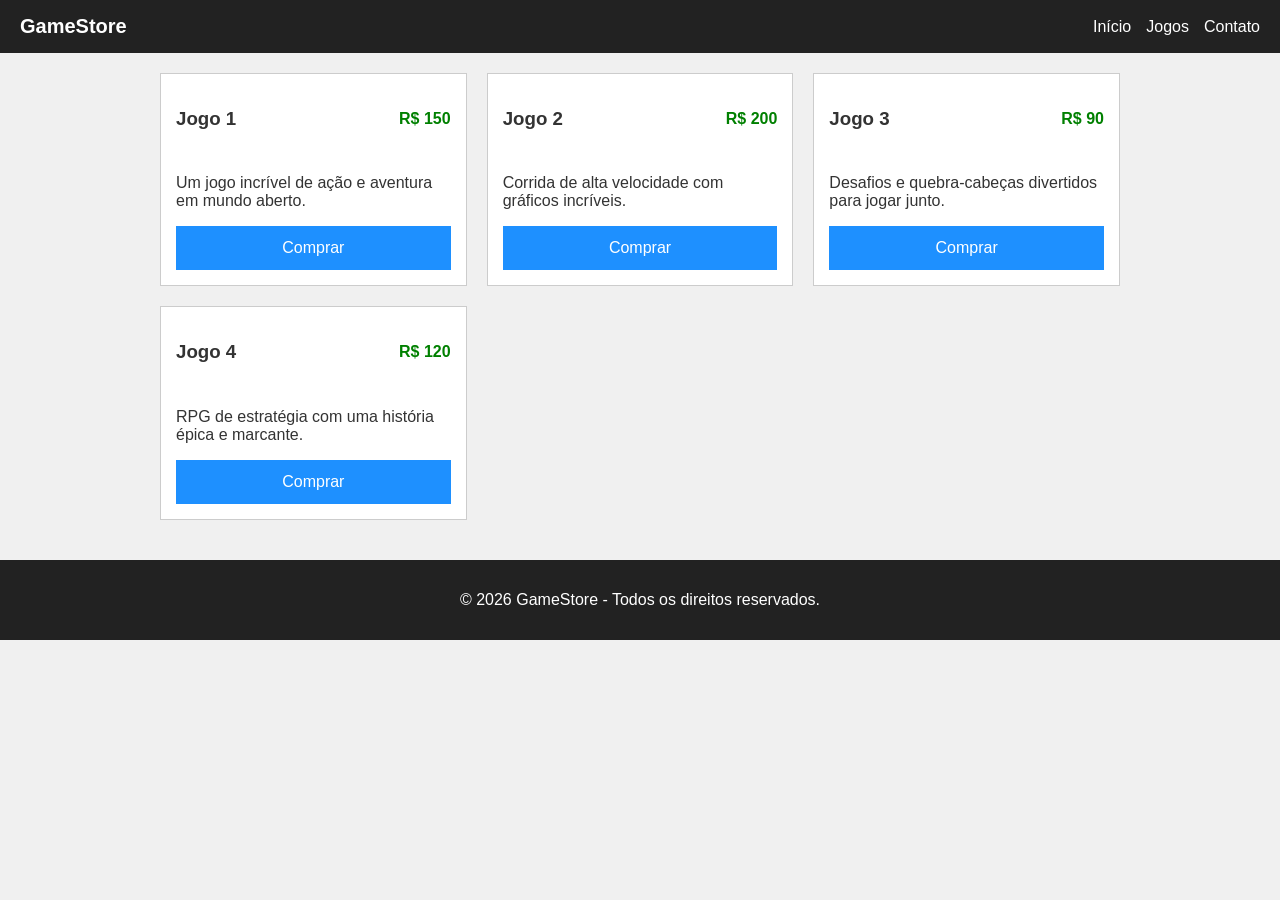
<file: FE08/desafio-final-css/index.html>
<!DOCTYPE html>
<html lang="pt-BR">
<head>
  <meta charset="UTF-8">
  <meta name="viewport" content="width=device-width, initial-scale=1.0">
  <title>Loja de Games - Desafio Final</title>
  <link rel="stylesheet" href="style.css">
</head>
<body>

  <header class="topo">
    <div class="logo"> GameStore</div>
    <nav class="links">
      <a href="#">Início</a>
      <a href="#">Jogos</a>
      <a href="#">Contato</a>
    </nav>
  </header>

  <main class="conteudo">
    <div class="cartao">
      <div class="cabecalho-cartao">
        <h3>Jogo 1</h3>
        <span class="preco">R$ 150</span>
      </div>
      <p>Um jogo incrível de ação e aventura em mundo aberto.</p>
      <button class="btn">Comprar</button>
    </div>

    <div class="cartao">
      <div class="cabecalho-cartao">
        <h3>Jogo 2</h3>
        <span class="preco">R$ 200</span>
      </div>
      <p>Corrida de alta velocidade com gráficos incríveis.</p>
      <button class="btn">Comprar</button>
    </div>

    <div class="cartao">
      <div class="cabecalho-cartao">
        <h3>Jogo 3</h3>
        <span class="preco">R$ 90</span>
      </div>
      <p>Desafios e quebra-cabeças divertidos para jogar junto.</p>
      <button class="btn">Comprar</button>
    </div>

    <div class="cartao">
      <div class="cabecalho-cartao">
        <h3>Jogo 4</h3>
        <span class="preco">R$ 120</span>
      </div>
      <p>RPG de estratégia com uma história épica e marcante.</p>
      <button class="btn">Comprar</button>
    </div>
  </main>

  <footer class="rodape">
    <p>&copy; 2026 GameStore - Todos os direitos reservados.</p>
  </footer>

</body>
</html>
</file>
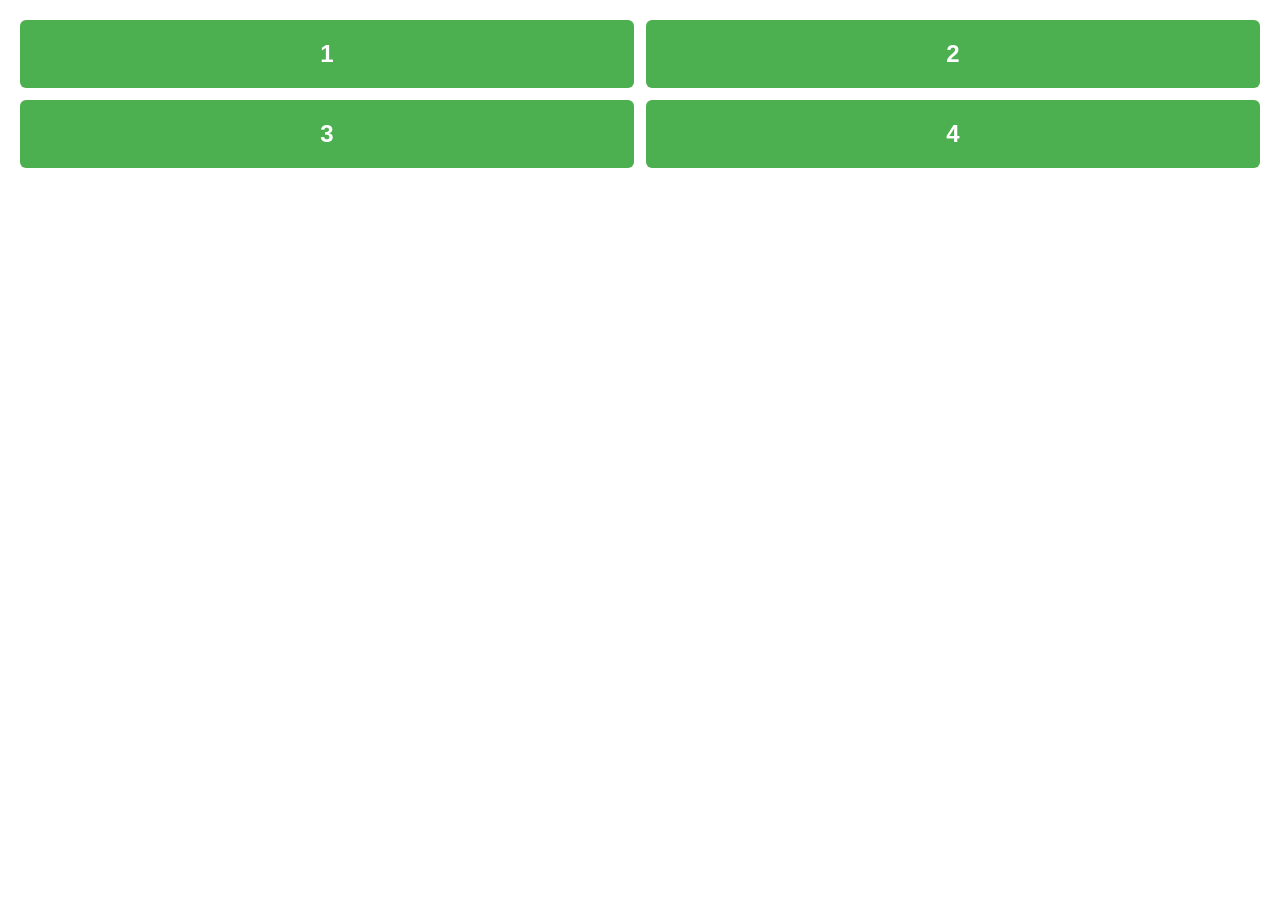
<file: FE08/desafio-grid/g1/index.html>
<!DOCTYPE html>
<html lang="pt-BR">
<head>
  <meta charset="UTF-8">
  <meta name="viewport" content="width=device-width, initial-scale=1.0">
  <title>Missão G1 - Duas Colunas Iguais</title>
  <link rel="stylesheet" href="style.css">
</head>
<body>
  <div class="grade">
    <div class="caixa">1</div>
    <div class="caixa">2</div>
    <div class="caixa">3</div>
    <div class="caixa">4</div>
  </div>
</body>
</html>
</file>
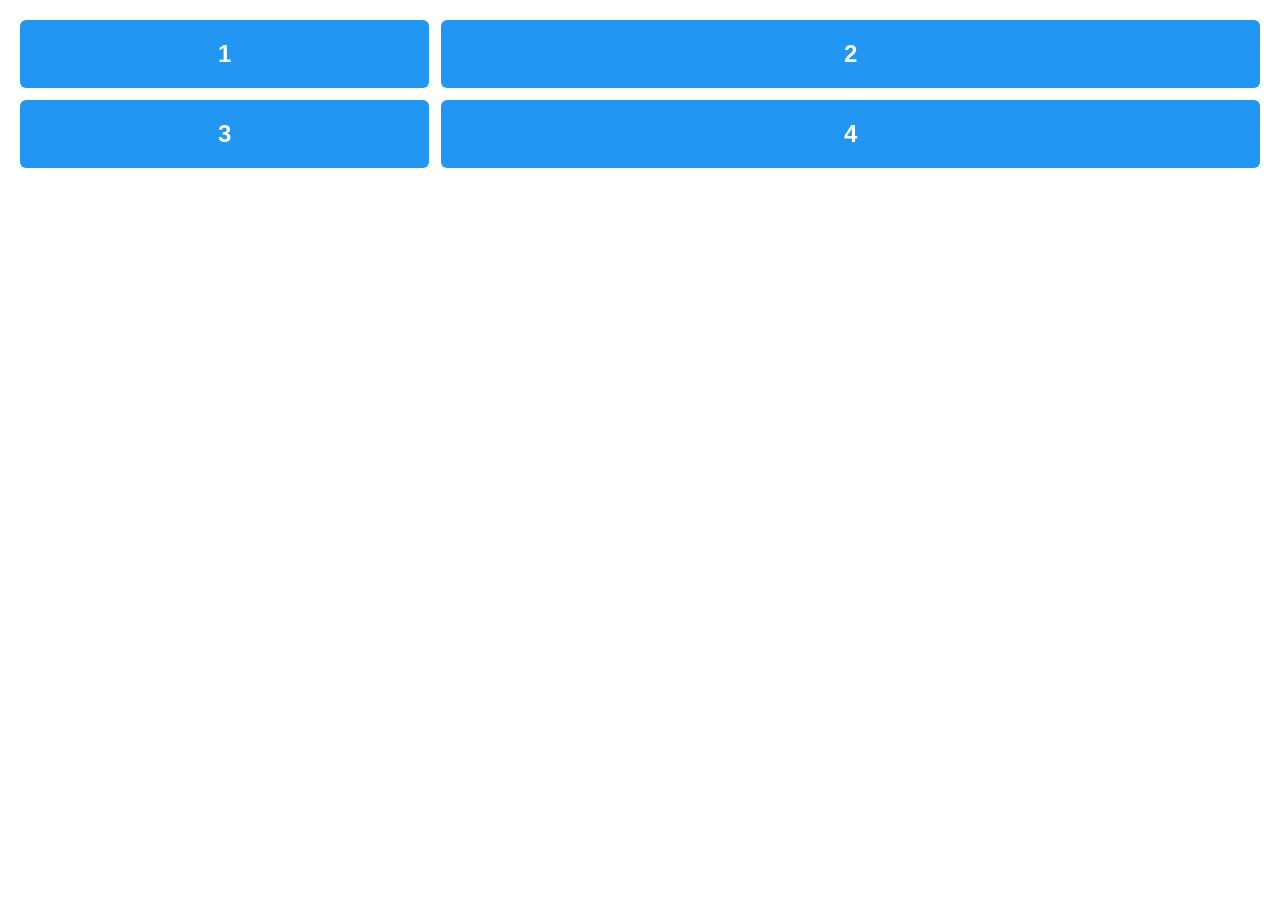
<file: FE08/desafio-grid/g2/index.html>
<!DOCTYPE html>
<html lang="pt-BR">
<head>
  <meta charset="UTF-8">
  <meta name="viewport" content="width=device-width, initial-scale=1.0">
  <title>Missão G2 - Mudar Proporções (1fr 2fr)</title>
  <link rel="stylesheet" href="style.css">
</head>
<body>
  <div class="grade">
    <div class="caixa">1</div>
    <div class="caixa">2</div>
    <div class="caixa">3</div>
    <div class="caixa">4</div>
  </div>
</body>
</html>
</file>
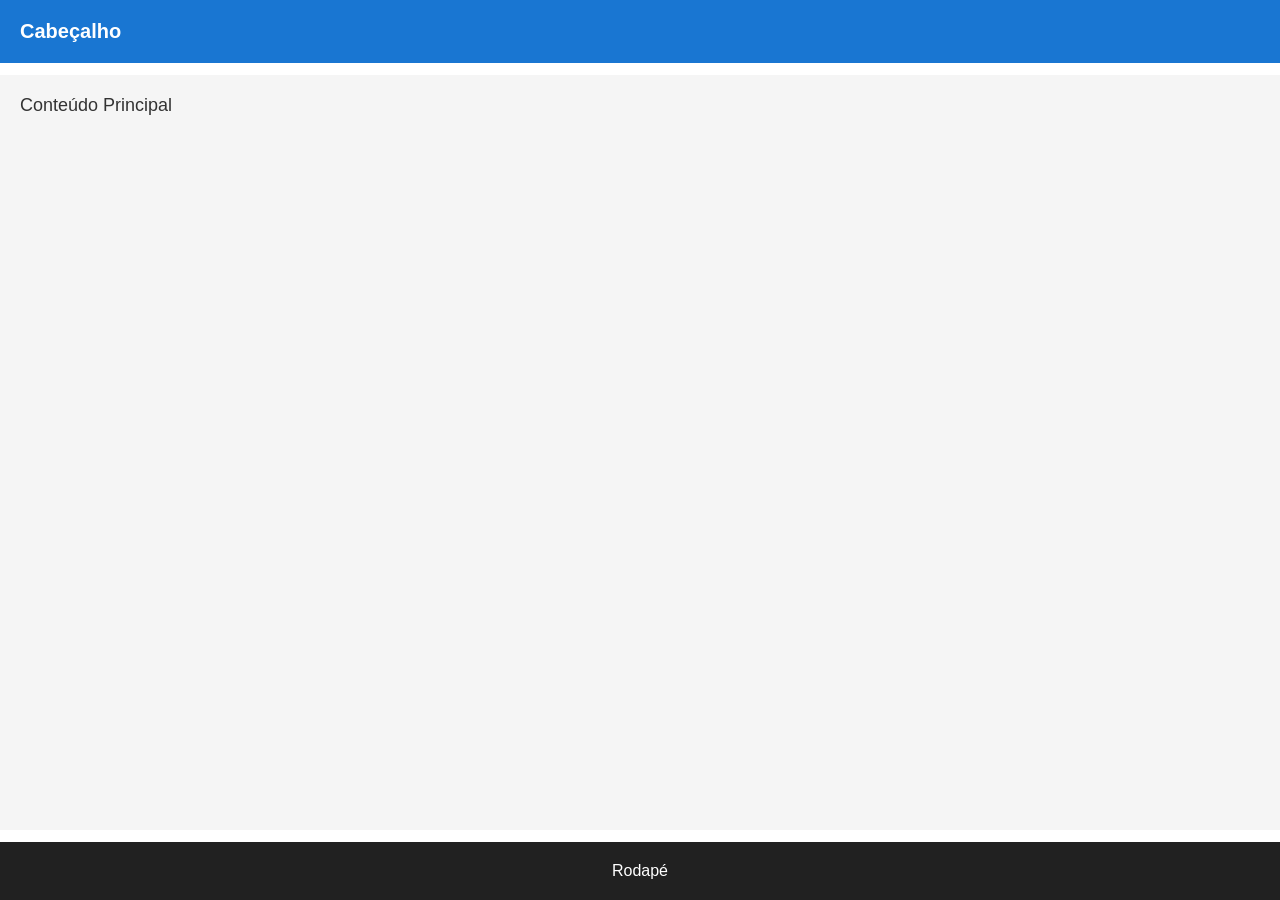
<file: FE08/desafio-grid/g3/index.html>
<!DOCTYPE html>
<html lang="pt-BR">
<head>
  <meta charset="UTF-8">
  <meta name="viewport" content="width=device-width, initial-scale=1.0">
  <title>Missão G3 - Estrutura de Página Real</title>
  <link rel="stylesheet" href="style.css">
</head>
<body>
  <div class="pagina">
    <header>Cabeçalho</header>
    <main>Conteúdo Principal</main>
    <footer>Rodapé</footer>
  </div>
</body>
</html>
</file>
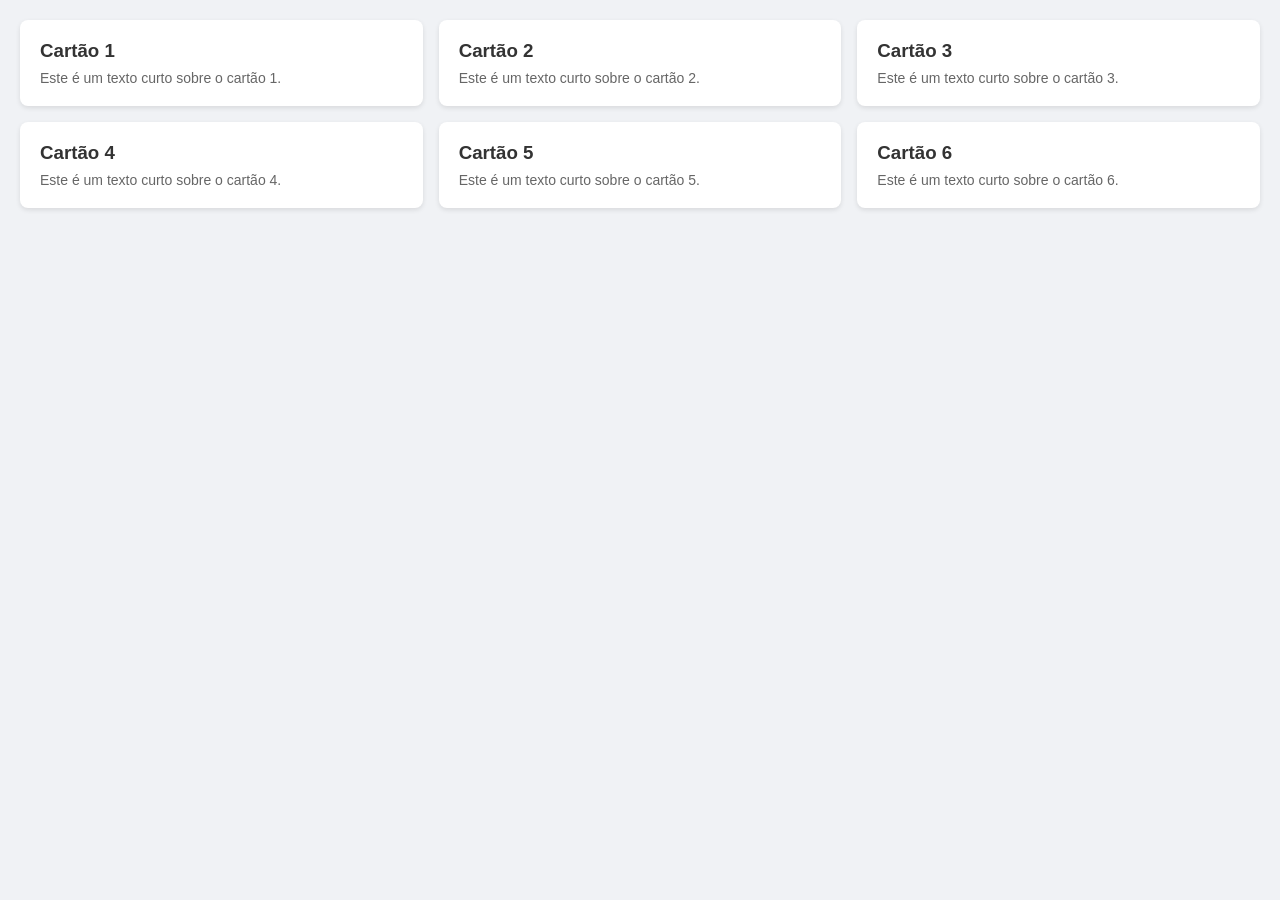
<file: FE08/desafio-grid/g4/index.html>
<!DOCTYPE html>
<html lang="pt-BR">
<head>
  <meta charset="UTF-8">
  <meta name="viewport" content="width=device-width, initial-scale=1.0">
  <title>Missão G4 - Cartões Responsivos</title>
  <link rel="stylesheet" href="style.css">
</head>
<body>
  <div class="grade">
    <div class="cartao">
      <h3>Cartão 1</h3>
      <p>Este é um texto curto sobre o cartão 1.</p>
    </div>
    <div class="cartao">
      <h3>Cartão 2</h3>
      <p>Este é um texto curto sobre o cartão 2.</p>
    </div>
    <div class="cartao">
      <h3>Cartão 3</h3>
      <p>Este é um texto curto sobre o cartão 3.</p>
    </div>
    <div class="cartao">
      <h3>Cartão 4</h3>
      <p>Este é um texto curto sobre o cartão 4.</p>
    </div>
    <div class="cartao">
      <h3>Cartão 5</h3>
      <p>Este é um texto curto sobre o cartão 5.</p>
    </div>
    <div class="cartao">
      <h3>Cartão 6</h3>
      <p>Este é um texto curto sobre o cartão 6.</p>
    </div>
  </div>
</body>
</html>
</file>
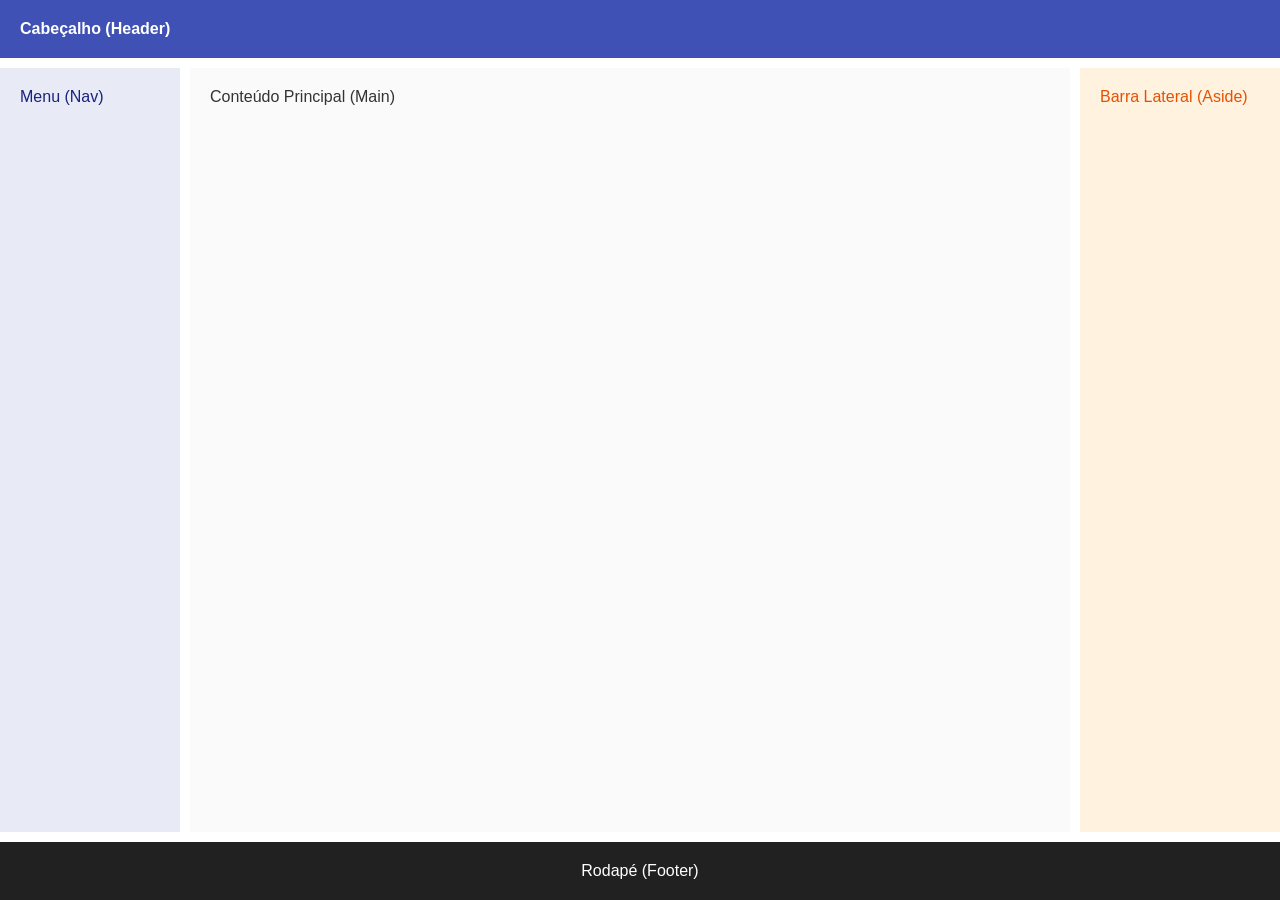
<file: FE08/desafio-grid/g5/index.html>
<!DOCTYPE html>
<html lang="pt-BR">
<head>
  <meta charset="UTF-8">
  <meta name="viewport" content="width=device-width, initial-scale=1.0">
  <title>Missão G5 - Áreas Nomeadas</title>
  <link rel="stylesheet" href="style.css">
</head>
<body>
  <div class="pagina">
    <header>Cabeçalho (Header)</header>
    <nav>Menu (Nav)</nav>
    <main>Conteúdo Principal (Main)</main>
    <aside>Barra Lateral (Aside)</aside>
    <footer>Rodapé (Footer)</footer>
  </div>
</body>
</html>
</file>
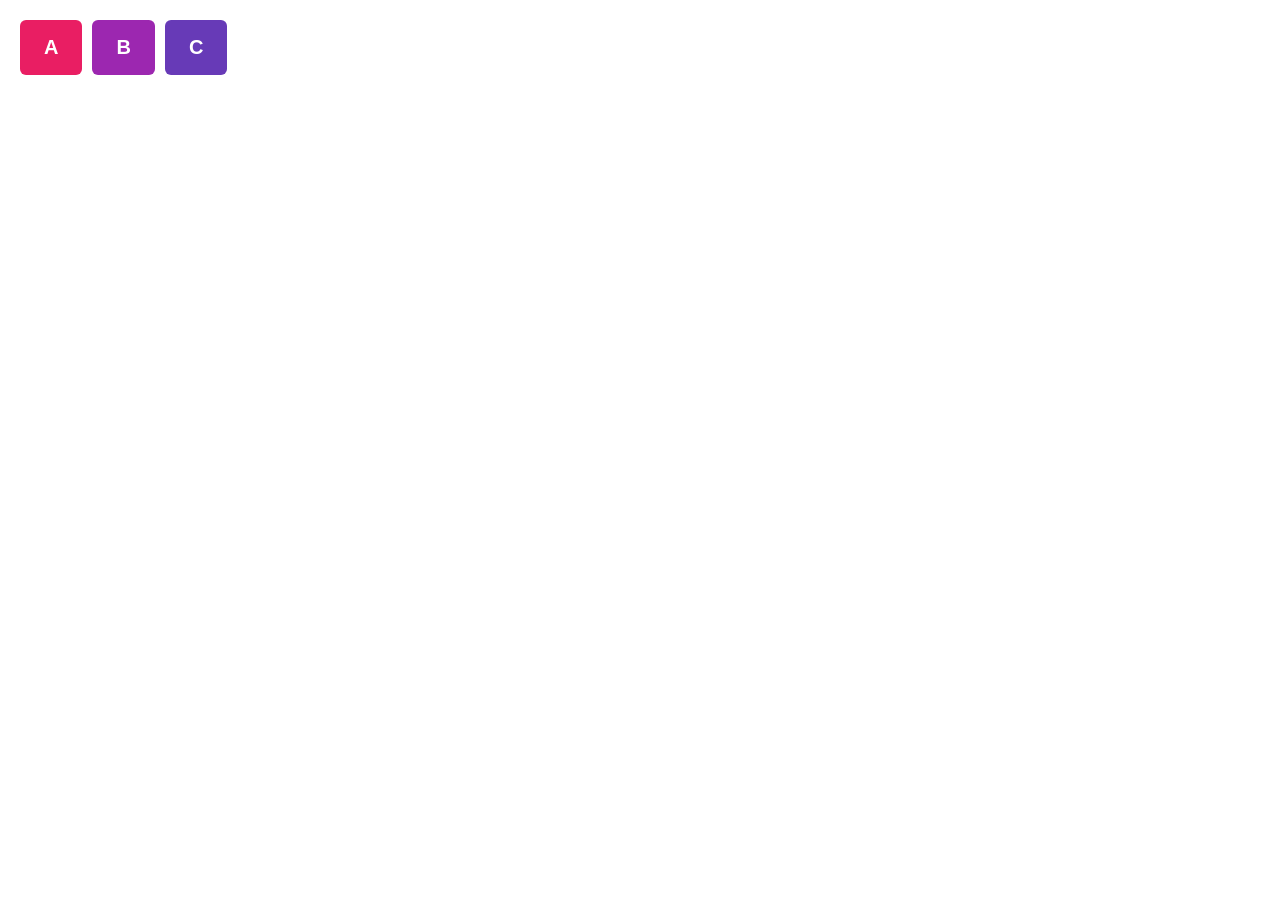
<file: FE08/missao-flex-box/f1/index.html>
<!DOCTYPE html>
<html lang="pt-BR">
<head>
  <meta charset="UTF-8">
  <meta name="viewport" content="width=device-width, initial-scale=1.0">
  <title>Missão F1 - Alinhar itens em uma linha</title>
  <link rel="stylesheet" href="style.css">
</head>
<body>
  <div class="linha">
    <div class="item item-a">A</div>
    <div class="item item-b">B</div>
    <div class="item item-c">C</div>
  </div>
</body>
</html>
</file>
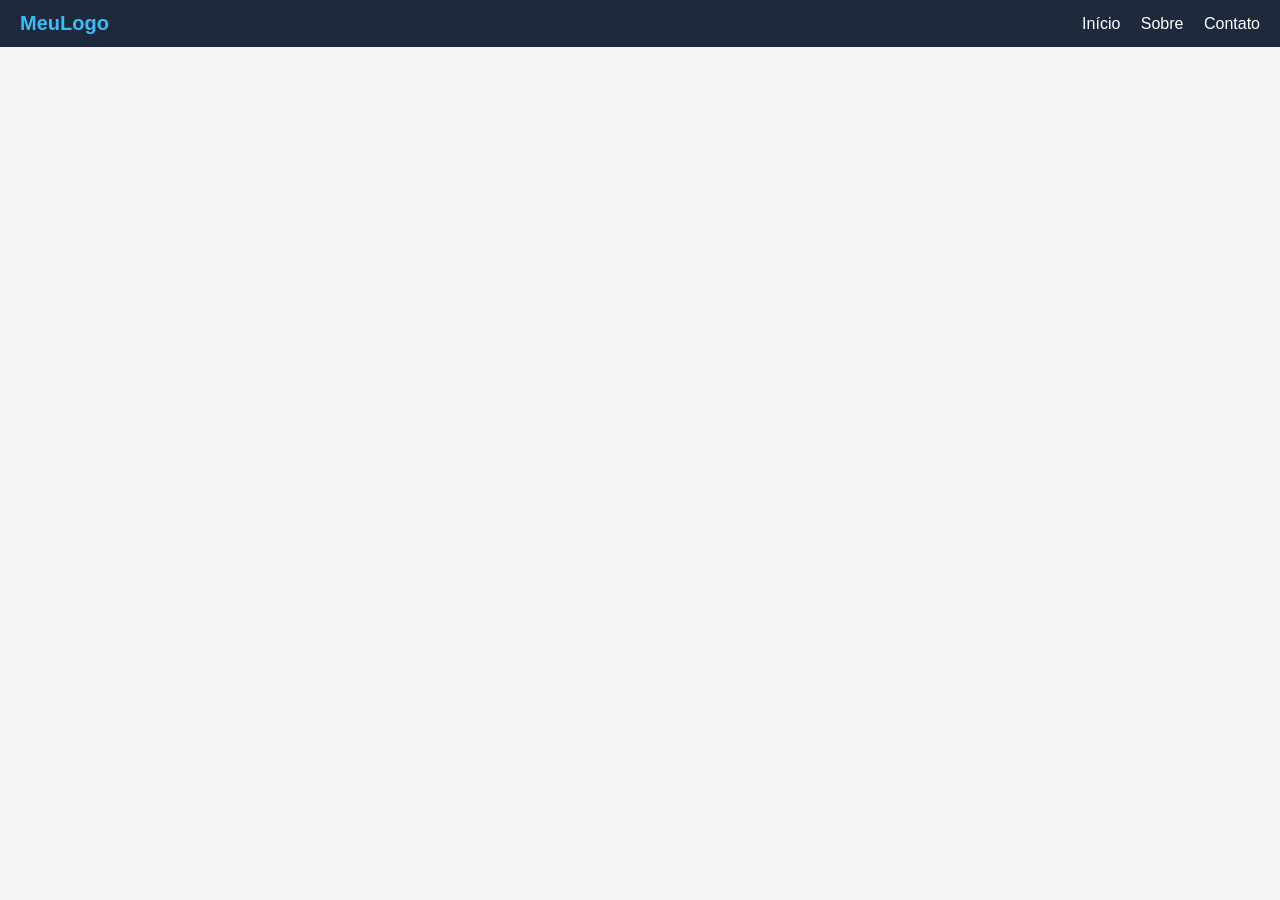
<file: FE08/missao-flex-box/f2/index.html>
<!DOCTYPE html>
<html lang="pt-BR">
<head>
  <meta charset="UTF-8">
  <meta name="viewport" content="width=device-width, initial-scale=1.0">
  <title>Missão F2 - Menu com logo e links</title>
  <link rel="stylesheet" href="style.css">
</head>
<body>
  <header class="topo">
    <span class="logo">MeuLogo</span>
    <nav class="links">
      <a href="#">Início</a>
      <a href="#">Sobre</a>
      <a href="#">Contato</a>
    </nav>
  </header>
</body>
</html>
</file>
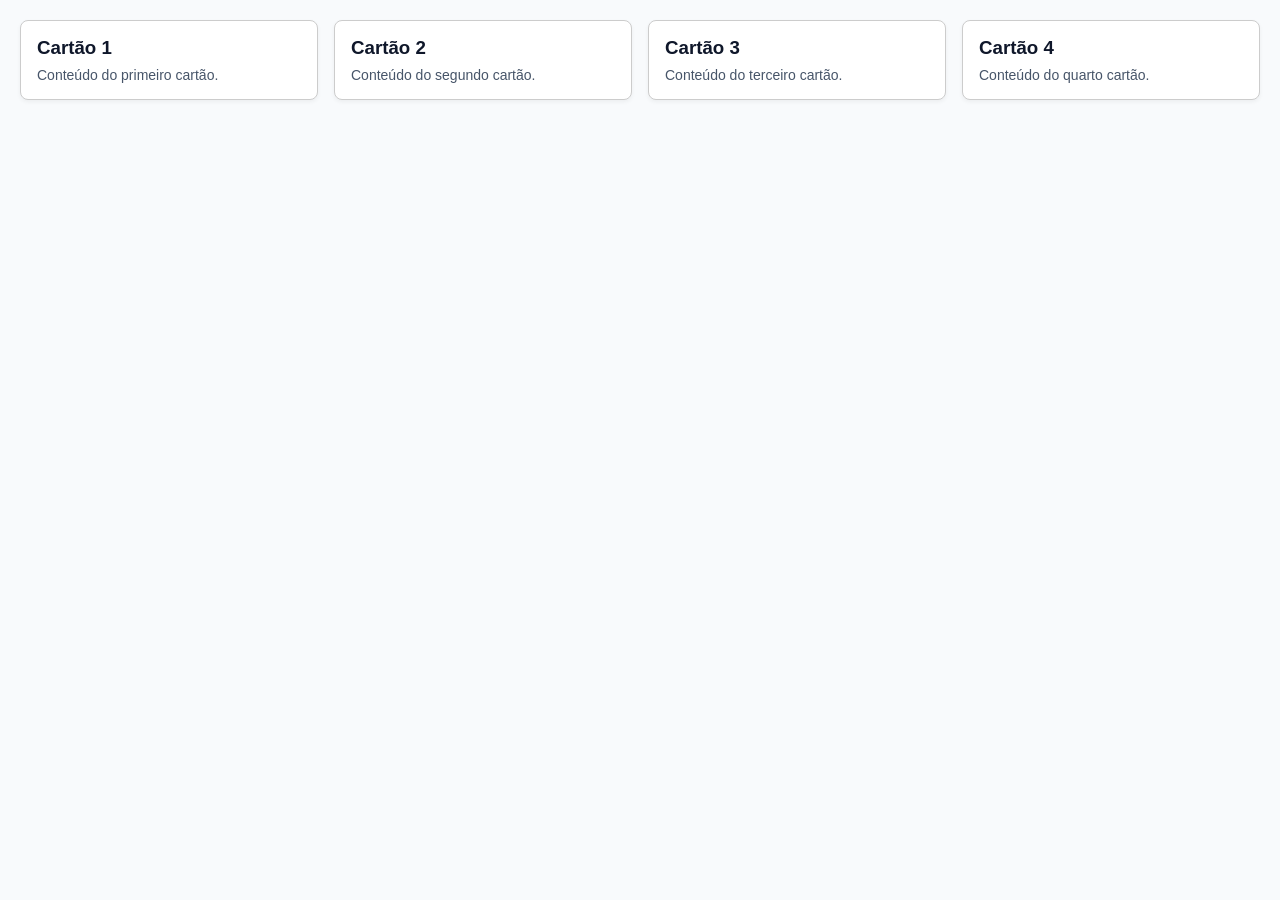
<file: FE08/missao-flex-box/f3/index.html>
<!DOCTYPE html>
<html lang="pt-BR">
<head>
  <meta charset="UTF-8">
  <meta name="viewport" content="width=device-width, initial-scale=1.0">
  <title>Missão F3 - Cartões com flex-wrap</title>
  <link rel="stylesheet" href="style.css">
</head>
<body>
  <div class="lista">
    <div class="cartao">
      <h3>Cartão 1</h3>
      <p>Conteúdo do primeiro cartão.</p>
    </div>
    <div class="cartao">
      <h3>Cartão 2</h3>
      <p>Conteúdo do segundo cartão.</p>
    </div>
    <div class="cartao">
      <h3>Cartão 3</h3>
      <p>Conteúdo do terceiro cartão.</p>
    </div>
    <div class="cartao">
      <h3>Cartão 4</h3>
      <p>Conteúdo do quarto cartão.</p>
    </div>
  </div>
</body>
</html>
</file>
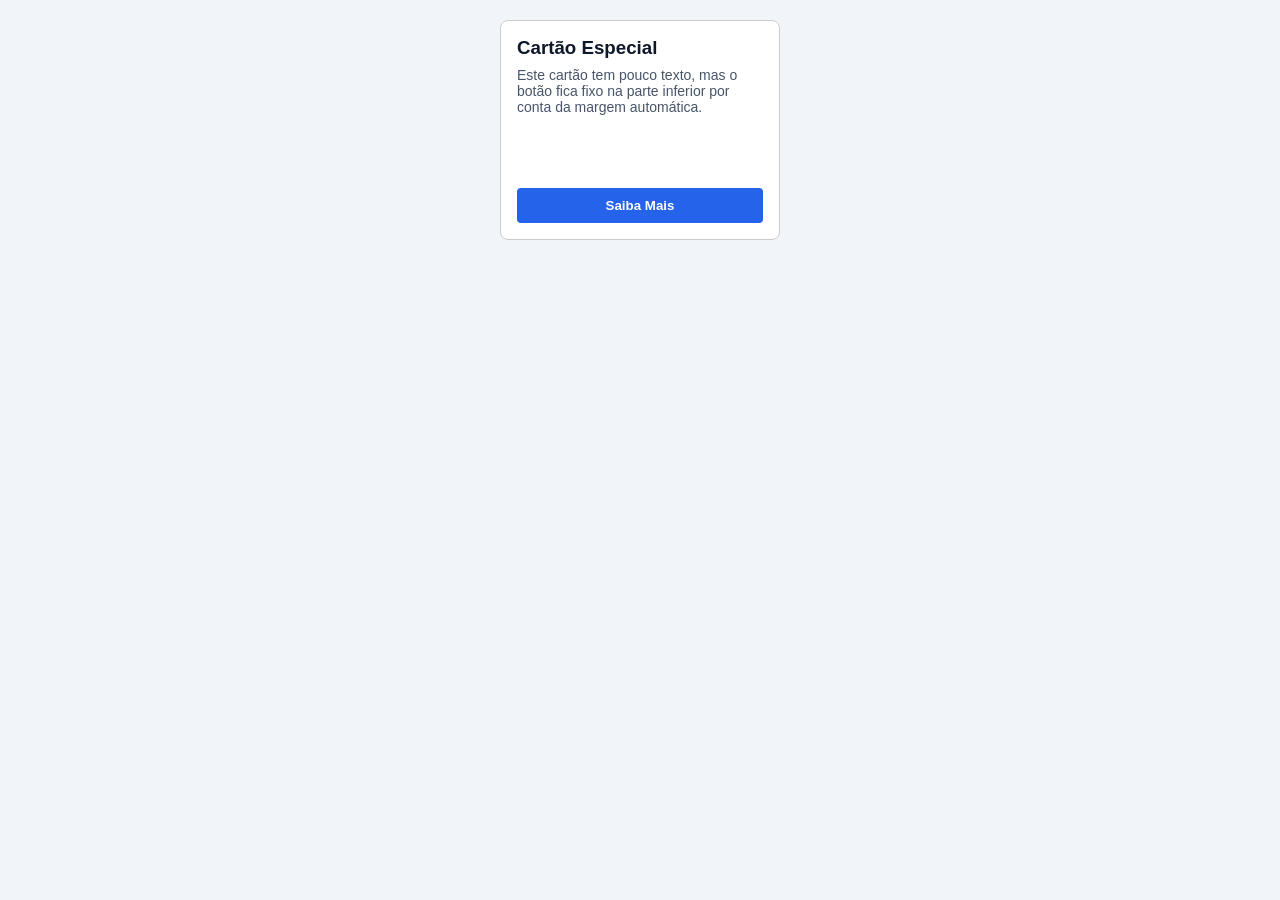
<file: FE08/missao-flex-box/f4/index.html>
<!DOCTYPE html>
<html lang="pt-BR">
<head>
  <meta charset="UTF-8">
  <meta name="viewport" content="width=device-width, initial-scale=1.0">
  <title>Missão F4 - Botão sempre no rodapé</title>
  <link rel="stylesheet" href="style.css">
</head>
<body>
  <div class="cartao">
    <h3>Cartão Especial</h3>
    <p>Este cartão tem pouco texto, mas o botão fica fixo na parte inferior por conta da margem automática.</p>
    <button>Saiba Mais</button>
  </div>
</body>
</html>
</file>
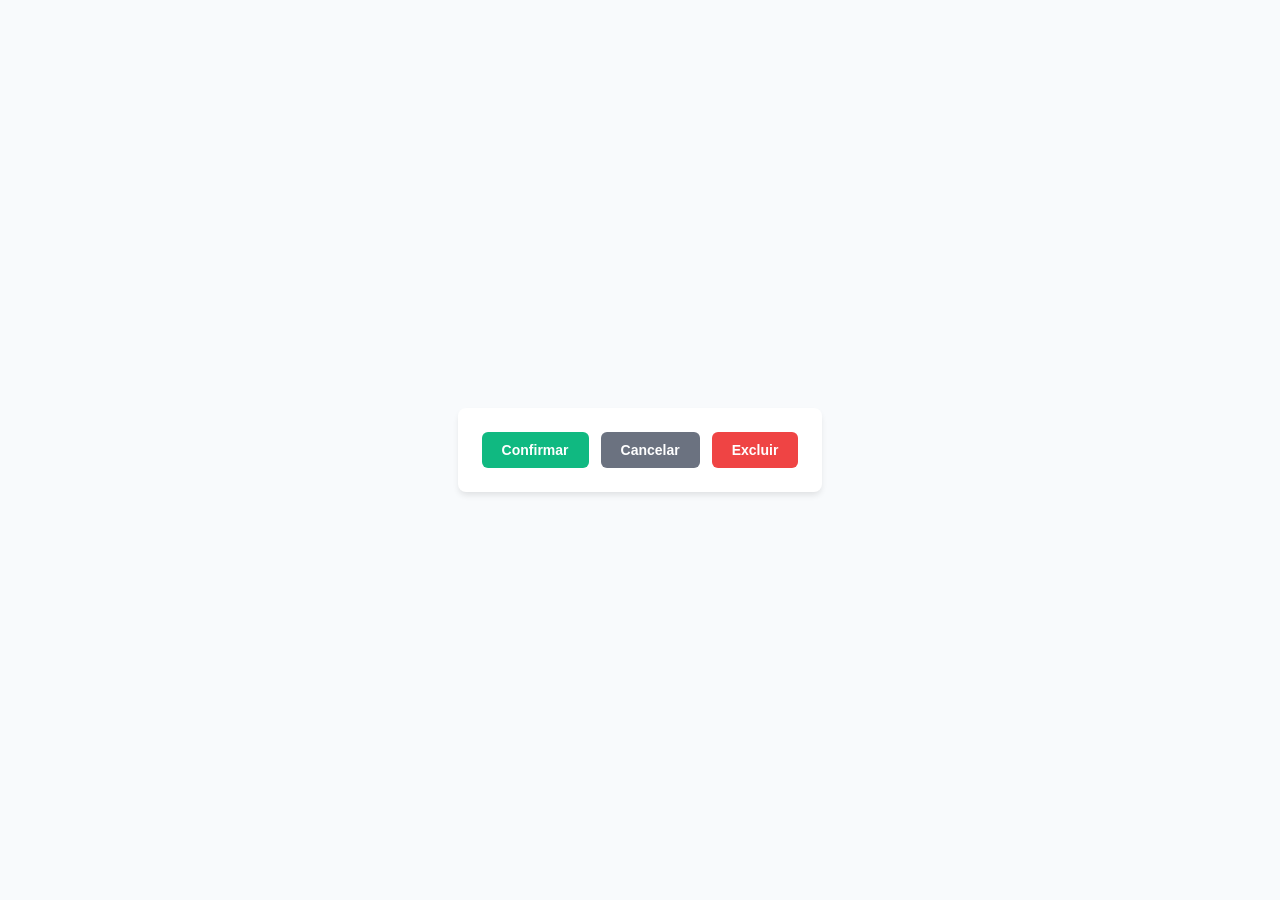
<file: FE08/missao-flex-box/f5/index.html>
<!DOCTYPE html>
<html lang="pt-BR">
<head>
  <meta charset="UTF-8">
  <meta name="viewport" content="width=device-width, initial-scale=1.0">
  <title>Missão F5 - Grupo de botões centralizados</title>
  <link rel="stylesheet" href="style.css">
</head>
<body>
  <div class="grupo">
    <button class="btn btn-confirmar">Confirmar</button>
    <button class="btn btn-cancelar">Cancelar</button>
    <button class="btn btn-excluir">Excluir</button>
  </div>
</body>
</html>
</file>
<file: FE08/desafio-final-css/style.css>
* {
  box-sizing: border-box;
}

body {
  font-family: sans-serif;
  margin: 0;
  padding: 0;
  background-color: #f0f0f0;
  color: #333;
}

.topo {
  display: flex;
  justify-content: space-between;
  align-items: center;
  background-color: #222;
  color: white;
  padding: 15px 20px;
}

.logo {
  font-size: 20px;
  font-weight: bold;
}

.links {
  display: flex;
  gap: 15px;
}

.links a {
  color: white;
  text-decoration: none;
}

.conteudo {
  display: grid;
  grid-template-columns: repeat(3, 1fr);
  gap: 20px;
  padding: 20px;
  max-width: 1000px;
  margin: 0 auto;
}

.cartao {
  display: flex;
  flex-direction: column;
  background-color: white;
  border: 1px solid #ccc;
  padding: 15px;
}

.cabecalho-cartao {
  display: flex;
  justify-content: space-between;
  align-items: center;
  margin-bottom: 10px;
}

.preco {
  font-weight: bold;
  color: green;
}

.cartao button {
  margin-top: auto;
  padding: 12px;
  min-height: 44px;
  background-color: dodgerblue;
  color: white;
  border: none;
  font-size: 16px;
  cursor: pointer;
}

.rodape {
  display: flex;
  justify-content: center;
  align-items: center;
  background-color: #222;
  color: white;
  padding: 15px;
  margin-top: 20px;
}

@media (max-width: 768px) {
  .conteudo {
    grid-template-columns: repeat(2, 1fr);
  }
}

@media (max-width: 480px) {
  .topo {
    flex-direction: column;
    gap: 10px;
  }

  .links {
    flex-direction: column;
    align-items: center;
    gap: 10px;
  }

  .conteudo {
    grid-template-columns: 1fr;
    padding: 10px;
  }
}
</file>
<file: FE08/desafio-grid/g1/style.css>
* {
  box-sizing: border-box;
  margin: 0;
  padding: 0;
}

body {
  font-family: Arial, sans-serif;
  padding: 20px;
}

.grade {
  display: grid;
  grid-template-columns: 1fr 1fr;
  gap: 12px;
}

.caixa {
  background-color: #4CAF50;
  color: white;
  padding: 20px;
  text-align: center;
  font-size: 24px;
  font-weight: bold;
  border-radius: 6px;
}
</file>
<file: FE08/desafio-grid/g2/style.css>
* {
  box-sizing: border-box;
  margin: 0;
  padding: 0;
}

body {
  font-family: Arial, sans-serif;
  padding: 20px;
}

.grade {
  display: grid;
  grid-template-columns: 1fr 2fr;
  gap: 12px;
}

.caixa {
  background-color: #2196F3;
  color: white;
  padding: 20px;
  text-align: center;
  font-size: 24px;
  font-weight: bold;
  border-radius: 6px;
}
</file>
<file: FE08/desafio-grid/g3/style.css>
* {
  box-sizing: border-box;
  margin: 0;
  padding: 0;
}

.pagina {
  display: grid;
  grid-template-rows: auto 1fr auto;
  gap: 12px;
  min-height: 100vh;
  font-family: Arial, sans-serif;
}

header {
  background-color: #1976D2;
  color: white;
  padding: 20px;
  font-size: 20px;
  font-weight: bold;
}

main {
  background-color: #F5F5F5;
  color: #333;
  padding: 20px;
  font-size: 18px;
}

footer {
  background-color: #212121;
  color: white;
  padding: 20px;
  font-size: 16px;
  text-align: center;
}
</file>
<file: FE08/desafio-grid/g4/style.css>
* {
  box-sizing: border-box;
  margin: 0;
  padding: 0;
}

body {
  font-family: Arial, sans-serif;
  padding: 20px;
  background-color: #f0f2f5;
}

.grade {
  display: grid;
  grid-template-columns: 1fr;
  gap: 16px;
}

@media (min-width: 600px) {
  .grade {
    grid-template-columns: 1fr 1fr;
  }
}

@media (min-width: 1000px) {
  .grade {
    grid-template-columns: repeat(3, 1fr);
  }
}

.cartao {
  background-color: #ffffff;
  padding: 20px;
  border-radius: 8px;
  box-shadow: 0 2px 5px rgba(0,0,0,0.1);
}

.cartao h3 {
  margin-bottom: 8px;
  color: #333;
}

.cartao p {
  color: #666;
  font-size: 14px;
}
</file>
<file: FE08/desafio-grid/g5/style.css>
* {
  box-sizing: border-box;
  margin: 0;
  padding: 0;
}

body {
  font-family: Arial, sans-serif;
}

.pagina {
  display: grid;
  grid-template-areas:
    "cab cab cab"
    "menu main lado"
    "pe   pe   pe";
  grid-template-columns: 180px 1fr 200px;
  grid-template-rows: auto 1fr auto;
  gap: 10px;
  min-height: 100vh;
}

header {
  grid-area: cab;
  background-color: #3F51B5;
  color: white;
  padding: 20px;
  font-weight: bold;
}

nav {
  grid-area: menu;
  background-color: #E8EAF6;
  padding: 20px;
  color: #1A237E;
}

main {
  grid-area: main;
  background-color: #FAFAFA;
  padding: 20px;
  color: #333;
}

aside {
  grid-area: lado;
  background-color: #FFF3E0;
  padding: 20px;
  color: #E65100;
}

footer {
  grid-area: pe;
  background-color: #212121;
  color: white;
  padding: 20px;
  text-align: center;
}
</file>
<file: FE08/missao-flex-box/f1/style.css>
* {
  box-sizing: border-box;
  margin: 0;
  padding: 0;
}

body {
  font-family: Arial, sans-serif;
  padding: 20px;
}

.linha {
  display: flex;
  gap: 10px;
}

.item {
  color: white;
  padding: 16px 24px;
  font-size: 20px;
  font-weight: bold;
  border-radius: 6px;
}

.item-a {
  background-color: #E91E63;
}

.item-b {
  background-color: #9C27B0;
}

.item-c {
  background-color: #673AB7;
}
</file>
<file: FE08/missao-flex-box/f2/style.css>
* {
  box-sizing: border-box;
  margin: 0;
  padding: 0;
}

body {
  font-family: Arial, sans-serif;
  background-color: #f4f4f4;
}

.topo {
  display: flex;
  align-items: center;
  justify-content: space-between;
  padding: 12px 20px;
  background-color: #1E293B;
  color: white;
}

.logo {
  font-size: 20px;
  font-weight: bold;
  color: #38BDF8;
}

.links a {
  color: white;
  text-decoration: none;
  margin-left: 16px;
  font-size: 16px;
}

.links a:hover {
  color: #38BDF8;
}
</file>
<file: FE08/missao-flex-box/f3/style.css>
* {
  box-sizing: border-box;
  margin: 0;
  padding: 0;
}

body {
  font-family: Arial, sans-serif;
  padding: 20px;
  background-color: #f8fafc;
}

.lista {
  display: flex;
  flex-wrap: wrap;
  gap: 16px;
}

.cartao {
  flex: 1 1 220px;
  padding: 16px;
  border: 1px solid #ccc;
  border-radius: 8px;
  background-color: white;
  box-shadow: 0 2px 4px rgba(0, 0, 0, 0.05);
}

.cartao h3 {
  margin-bottom: 8px;
  color: #0F172A;
}

.cartao p {
  color: #475569;
  font-size: 14px;
}
</file>
<file: FE08/missao-flex-box/f4/style.css>
* {
  box-sizing: border-box;
  margin: 0;
  padding: 0;
}

body {
  font-family: Arial, sans-serif;
  padding: 20px;
  display: flex;
  justify-content: center;
  background-color: #f1f5f9;
}

.cartao {
  display: flex;
  flex-direction: column;
  min-height: 220px;
  width: 280px;
  padding: 16px;
  border: 1px solid #ccc;
  border-radius: 8px;
  background-color: white;
}

.cartao h3 {
  margin-bottom: 8px;
  color: #0F172A;
}

.cartao p {
  color: #475569;
  font-size: 14px;
}

.cartao button {
  margin-top: auto;
  padding: 10px 16px;
  background-color: #2563EB;
  color: white;
  border: none;
  border-radius: 4px;
  cursor: pointer;
  font-weight: bold;
}

.cartao button:hover {
  background-color: #1D4ED8;
}
</file>
<file: FE08/missao-flex-box/f5/style.css>
* {
  box-sizing: border-box;
  margin: 0;
  padding: 0;
}

body {
  font-family: Arial, sans-serif;
  background-color: #f8fafc;
  min-height: 100vh;
  display: flex;
  align-items: center;
  justify-content: center;
}

.grupo {
  display: flex;
  justify-content: center;
  align-items: center;
  gap: 12px;
  flex-wrap: wrap;
  padding: 24px;
  background-color: white;
  border-radius: 8px;
  box-shadow: 0 4px 6px -1px rgba(0, 0, 0, 0.1);
}

.btn {
  padding: 10px 20px;
  border: none;
  border-radius: 6px;
  color: white;
  font-weight: bold;
  font-size: 14px;
  cursor: pointer;
}

.btn-confirmar {
  background-color: #10B981;
}

.btn-cancelar {
  background-color: #6B7280;
}

.btn-excluir {
  background-color: #EF4444;
}
</file>
